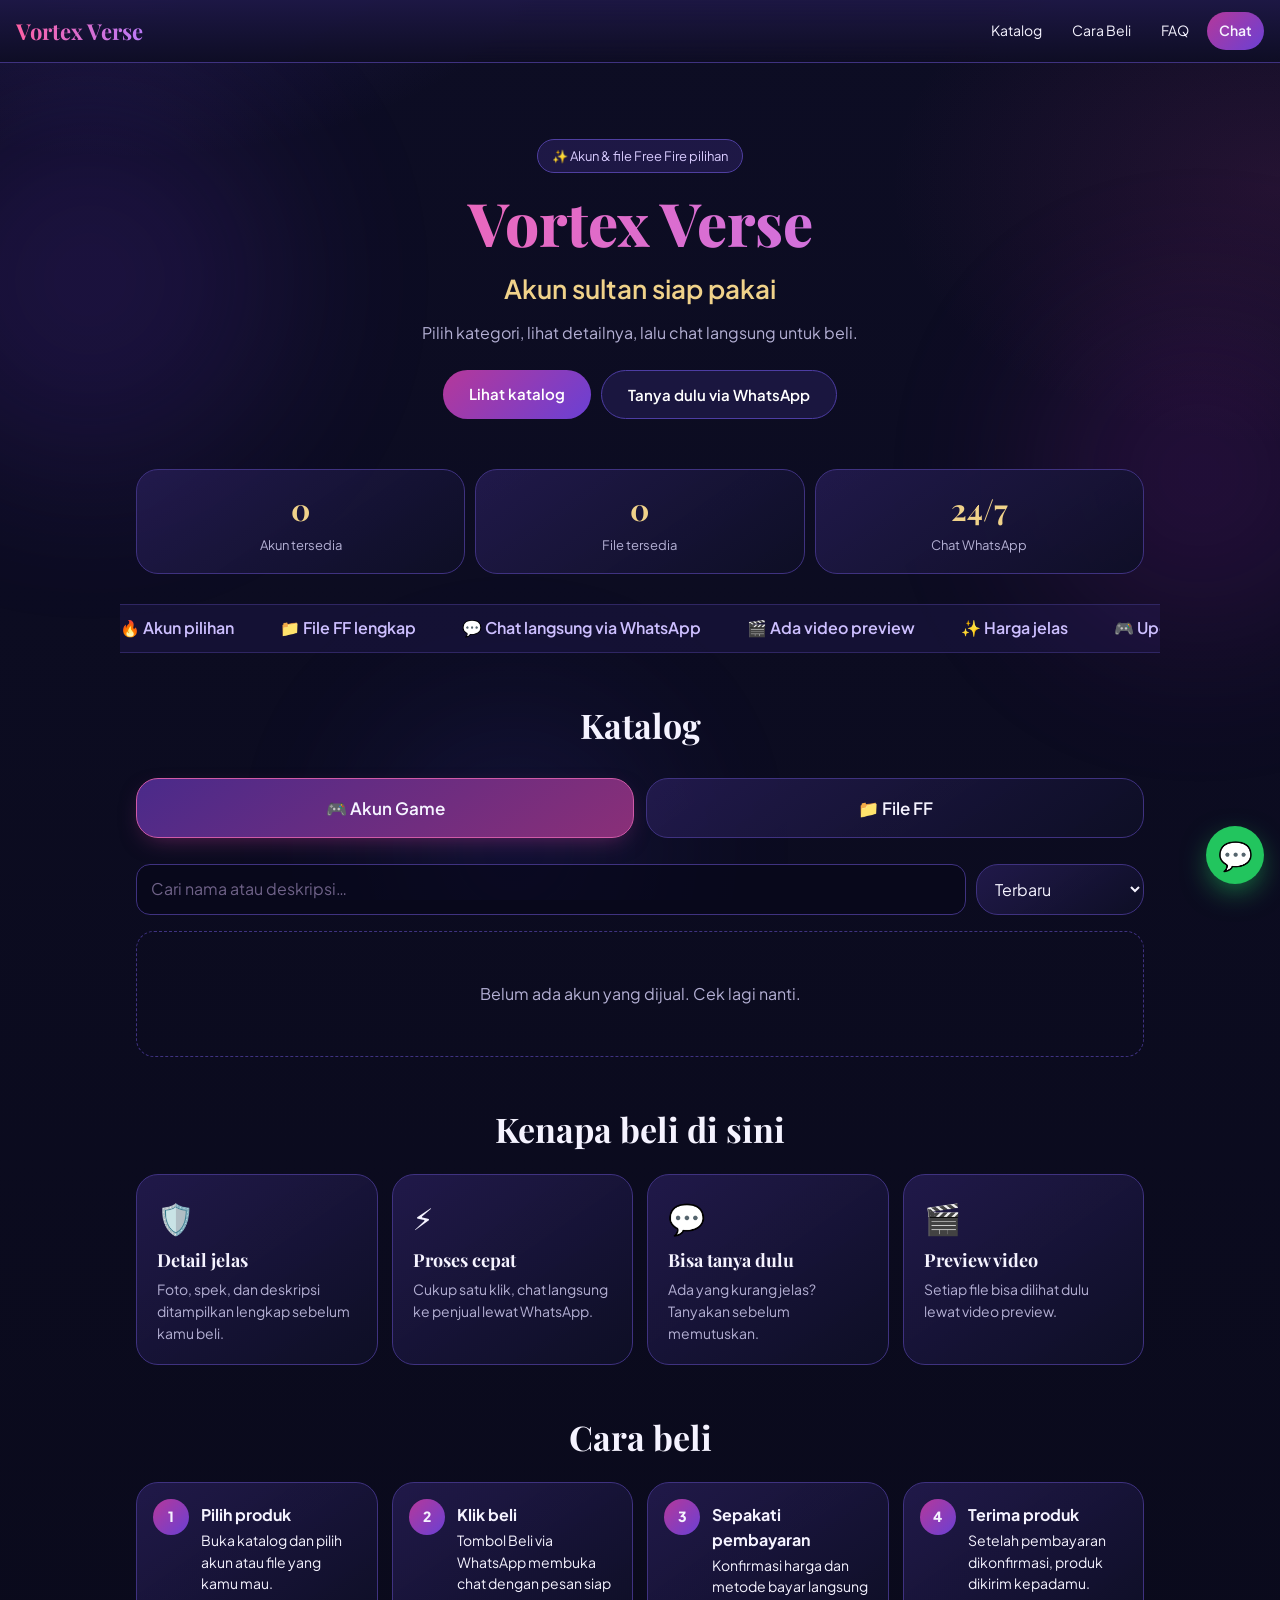
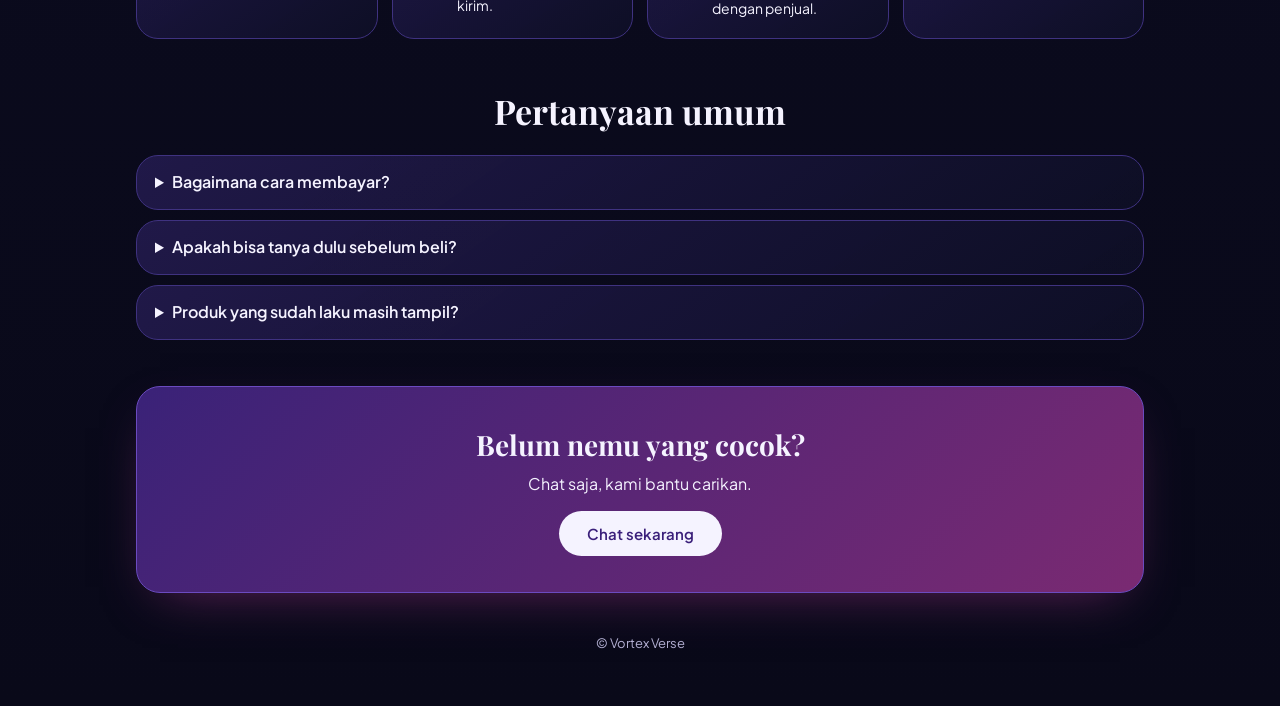
<file: index.html>
<!DOCTYPE html>
<html lang="id">
<head>
<meta charset="utf-8">
<meta name="viewport" content="width=device-width, initial-scale=1">
<title>Website Jual Beli Vortex</title>
<link rel="preconnect" href="https://fonts.googleapis.com"><link rel="preconnect" href="https://fonts.gstatic.com" crossorigin>
<link href="https://fonts.googleapis.com/css2?family=Playfair+Display:wght@700;800&family=Plus+Jakarta+Sans:wght@400;600&display=swap" rel="stylesheet">
<link rel="stylesheet" href="style.css">
</head>
<body>
<div class="orbs"><i></i><i></i><i></i></div>
<header class="nav"><b>Vortex Verse</b>
  <nav><a href="#katalog">Katalog</a><a href="#cara">Cara Beli</a><a href="#faq">FAQ</a><a class="cta" id="navWa" href="#" target="_blank" rel="noopener">Chat</a></nav>
</header>
<div class="wrap">
  <section class="hero">
    <span class="badge">✨ Akun &amp; file Free Fire pilihan</span>
    <h1 class="logo">Vortex Verse</h1>
    <span class="swap" id="swap"></span>
    <p class="tag">Pilih kategori, lihat detailnya, lalu chat langsung untuk beli.</p>
    <div class="heroBtns"><a class="btn" href="#katalog">Lihat katalog</a><a class="btn ghost" id="heroWa" href="#" target="_blank" rel="noopener">Tanya dulu via WhatsApp</a></div>
  </section>
  <div class="stats">
    <div class="stat"><b id="sA">0</b><span>Akun tersedia</span></div>
    <div class="stat"><b id="sF">0</b><span>File tersedia</span></div>
    <div class="stat"><b>24/7</b><span>Chat WhatsApp</span></div>
  </div>
  <div class="marq"><div id="mq"></div></div>

  <h2 class="sec" id="katalog">Katalog</h2>
  <div class="tabs">
    <button id="t-akun" class="on">🎮 Akun Game</button>
    <button id="t-file">📁 File FF</button>
  </div>
  <div class="tools">
    <input id="q" type="search" placeholder="Cari nama atau deskripsi…" aria-label="Cari produk">
    <select id="sort" aria-label="Urutkan"><option value="new">Terbaru</option><option value="low">Harga terendah</option><option value="high">Harga tertinggi</option></select>
  </div>
  <main id="list"></main>

  <h2 class="sec">Kenapa beli di sini</h2>
  <div class="feat">
    <div><em>🛡️</em><h4>Detail jelas</h4><p>Foto, spek, dan deskripsi ditampilkan lengkap sebelum kamu beli.</p></div>
    <div><em>⚡</em><h4>Proses cepat</h4><p>Cukup satu klik, chat langsung ke penjual lewat WhatsApp.</p></div>
    <div><em>💬</em><h4>Bisa tanya dulu</h4><p>Ada yang kurang jelas? Tanyakan sebelum memutuskan.</p></div>
    <div><em>🎬</em><h4>Preview video</h4><p>Setiap file bisa dilihat dulu lewat video preview.</p></div>
  </div>

  <h2 class="sec" id="cara">Cara beli</h2>
  <ol class="steps">
    <li><b>Pilih produk</b>Buka katalog dan pilih akun atau file yang kamu mau.</li>
    <li><b>Klik beli</b>Tombol Beli via WhatsApp membuka chat dengan pesan siap kirim.</li>
    <li><b>Sepakati pembayaran</b>Konfirmasi harga dan metode bayar langsung dengan penjual.</li>
    <li><b>Terima produk</b>Setelah pembayaran dikonfirmasi, produk dikirim kepadamu.</li>
  </ol>

  <h2 class="sec" id="faq">Pertanyaan umum</h2>
  <details><summary>Bagaimana cara membayar?</summary><p>Pembayaran dibicarakan langsung lewat WhatsApp setelah kamu memilih produk.</p></details>
  <details><summary>Apakah bisa tanya dulu sebelum beli?</summary><p>Bisa. Klik tombol chat kapan saja dan tanyakan detail produknya.</p></details>
  <details><summary>Produk yang sudah laku masih tampil?</summary><p>Produk yang sudah terjual akan dihapus dari katalog. Cek lagi secara berkala untuk stok baru.</p></details>

  <div class="cta-box"><h3>Belum nemu yang cocok?</h3><div>Chat saja, kami bantu carikan.</div><a class="btn" id="ctaWa" href="#" target="_blank" rel="noopener">Chat sekarang</a></div>
  <p class="foot">© Vortex Verse</p>
</div>
<a class="fab" id="fab" href="#" target="_blank" rel="noopener" aria-label="Chat WhatsApp">💬</a>
<script src="data.js"></script>
<script>
let D=window.TOKO_DATA||{wa:'',akun:[],file:[],updated:0};
try{const l=JSON.parse(localStorage.getItem('toko_ff_data'));if(l&&l.updated>(D.updated||0))D=l}catch(e){}
let tab='akun';const $=i=>document.getElementById(i);
const rp=n=>'Rp '+Number(n||0).toLocaleString('id-ID');
function el(t,c,x){const e=document.createElement(t);if(c)e.className=c;if(x!=null)e.textContent=x;return e}
function wa(m){return 'https://wa.me/'+String(D.wa||'').replace(/\D/g,'')+(m?'?text='+encodeURIComponent(m):'')}
function url(u){return /^https?:\/\//i.test(u)?u:'https://'+u}
function buy(m){const a=el('a','btn','Beli via WhatsApp');a.href=wa(m);a.target='_blank';a.rel='noopener';return a}
function akun(a,isNew){
  const c=el('article','card');if(isNew)c.append(el('span','ribbon','Terbaru'));
  const m=el('img','main');m.alt=a.nama;m.src=(a.fotos&&a.fotos[0])||'';c.append(m);
  if(a.fotos&&a.fotos.length>1){const t=el('div','th');a.fotos.forEach((f,i)=>{const x=el('img',i?'':'on');x.src=f;x.alt='';x.onclick=()=>{m.src=f;[...t.children].forEach(y=>y.classList.remove('on'));x.classList.add('on')};t.append(x)});c.append(t)}
  const b=el('div','cb');b.append(el('h3',0,a.nama));
  const sp=(a.spek||'').split('\n').filter(s=>s.trim());
  if(sp.length){const u=el('ul','spec');sp.forEach(s=>u.append(el('li',0,s)));b.append(u)}
  if(a.desk)b.append(el('p','desc',a.desk));
  b.append(el('div','price',rp(a.harga)),buy('Halo, saya mau beli akun bang: '+a.nama+' ('+rp(a.harga)+')'));
  c.append(b);return c}
function file(f,isNew){
  const c=el('article','card');if(isNew)c.append(el('span','ribbon','Terbaru'));
  const b=el('div','cb');b.style.paddingTop='44px';b.append(el('h3',0,'📁 '+f.nama));
  if(f.desk)b.append(el('p','desc',f.desk));
  if(f.video){const v=el('a','btn ghost','▶ Tonton video preview');v.href=url(f.video);v.target='_blank';v.rel='noopener';b.append(v)}
  b.append(el('div','price',rp(f.harga)),buy('Halo, saya mau beli file FF: '+f.nama+' ('+rp(f.harga)+')'));
  c.append(b);return c}
function render(){
  $('t-akun').classList.toggle('on',tab==='akun');$('t-file').classList.toggle('on',tab==='file');
  const q=$('q').value.toLowerCase().trim(),s=$('sort').value;
  let items=D[tab].map((x,i)=>({x,isNew:i<2&&s==='new'&&!q})).filter(o=>(o.x.nama+' '+(o.x.desk||'')+' '+(o.x.spek||'')).toLowerCase().includes(q));
  if(s==='low')items.sort((a,b)=>a.x.harga-b.x.harga);if(s==='high')items.sort((a,b)=>b.x.harga-a.x.harga);
  const L=$('list');L.textContent='';
  if(!items.length){L.append(el('div','empty',q?'Tidak ada hasil untuk "'+$('q').value+'".':'Belum ada '+(tab==='akun'?'akun':'file')+' yang dijual. Cek lagi nanti.'));return}
  const g=el('div','grid');items.forEach(o=>g.append(tab==='akun'?akun(o.x,o.isNew):file(o.x,o.isNew)));L.append(g)}
$('t-akun').onclick=()=>{tab='akun';render()};$('t-file').onclick=()=>{tab='file';render()};
$('q').oninput=render;$('sort').onchange=render;
['navWa','heroWa','ctaWa','fab'].forEach(i=>{$(i).href=wa('Halo, saya mau tanya produk di Toko FF')});
$('sA').textContent=D.akun.length;$('sF').textContent=D.file.length;
const mt=['🔥 Akun pilihan','📁 File FF lengkap','💬 Chat langsung via WhatsApp','🎬 Ada video preview','✨ Harga jelas','🎮 Update berkala'];
const mq=$('mq');for(let k=0;k<2;k++)mt.concat(mt).forEach(t=>mq.append(el('span',0,t)));
const ph=['Akun sultan siap pakai','File FF dengan video preview','Beli cepat lewat WhatsApp','Katalog diperbarui berkala'];let pi=0;const sw=$('swap');
function tick(){sw.classList.add('out');setTimeout(()=>{sw.textContent=ph[pi++%ph.length];sw.classList.remove('out')},350)}
tick();setInterval(tick,2800);
render();
</script>
</body>
</html>
</file>
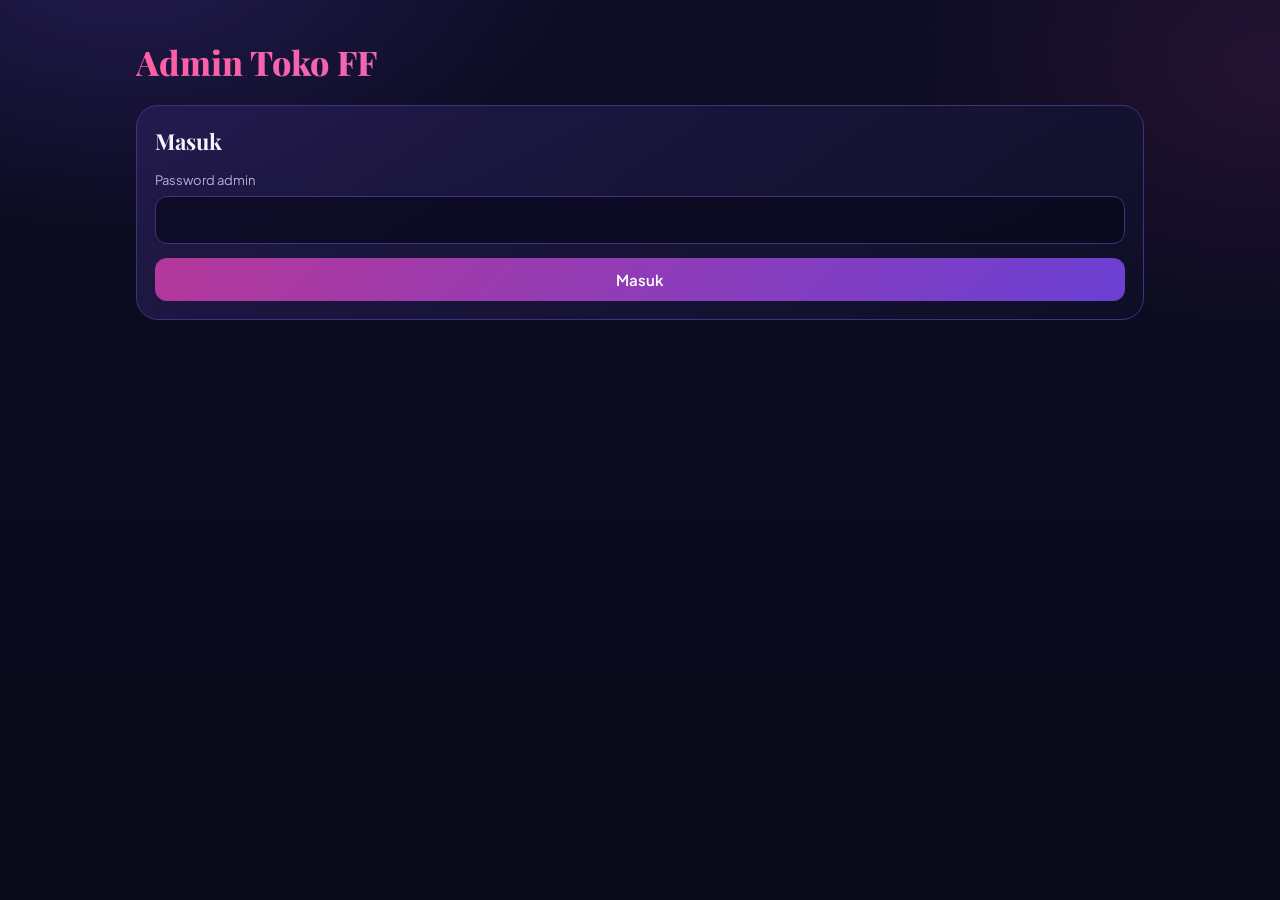
<file: admin.html>
<!DOCTYPE html>
<html lang="id">
<head>
<meta charset="utf-8">
<meta name="viewport" content="width=device-width, initial-scale=1">
<meta name="robots" content="noindex,nofollow">
<title>Admin – Toko FF</title>
<link rel="preconnect" href="https://fonts.googleapis.com"><link rel="preconnect" href="https://fonts.gstatic.com" crossorigin>
<link href="https://fonts.googleapis.com/css2?family=Playfair+Display:wght@700;800&family=Plus+Jakarta+Sans:wght@400;600&display=swap" rel="stylesheet">
<link rel="stylesheet" href="style.css">
</head>
<body>
<div class="wrap">
  <h1 class="logo" style="font-size:34px;margin:24px 0">Admin Toko FF</h1>
  <div id="login" class="panel" hidden>
    <h2>Masuk</h2>
    <label for="pw">Password admin</label>
    <input id="pw" type="password" autocomplete="current-password">
    <button class="btn" style="margin-top:14px;width:100%" id="go">Masuk</button>
  </div>
  <div id="app" hidden>
    <p class="note">Perubahan tersimpan di browser ini dan langsung terlihat di <b>index.html</b> pada browser yang sama. Supaya pembeli ikut melihatnya: klik <b>Unduh data.js</b>, lalu timpa file <b>data.js</b> di hosting kamu.</p>
    <div class="tabs"><button id="t-akun" class="on">🎮 Akun FF</button><button id="t-file">📁 File FF</button></div>
    <section class="panel" id="form"></section>
    <section class="panel">
      <h2>Pengaturan</h2>
      <label for="wa">Nomor WhatsApp (format 628xxxxxxxx)</label>
      <input id="wa" inputmode="numeric">
      <div class="row"><button class="btn ghost" id="sw">Simpan nomor</button><button class="btn" id="dl">⬇ Unduh data.js</button></div>
    </section>
    <h2 style="font-family:var(--hd)">Daftar tersimpan</h2>
    <div id="list"></div>
  </div>
</div>
<script src="data.js"></script>
<script>
const PASSWORD='adminvortex123'; // GANTI password ini sebelum upload!
let D=window.TOKO_DATA||{updated:0,wa:'',akun:[],file:[]};
try{const l=JSON.parse(localStorage.getItem('toko_ff_data'));if(l&&l.updated>(D.updated||0))D=l}catch(e){}
let tab='akun',imgs=[];const $=i=>document.getElementById(i);
function el(t,c,x){const e=document.createElement(t);if(c)e.className=c;if(x!=null)e.textContent=x;return e}
const rp=n=>'Rp '+Number(n||0).toLocaleString('id-ID');
function save(){D.updated=Date.now();try{localStorage.setItem('toko_ff_data',JSON.stringify(D))}catch(e){alert('Penyimpanan browser penuh. Kurangi jumlah/ukuran foto, atau hapus item lama.');return}draw()}
function unlock(){$('login').hidden=true;$('app').hidden=false;$('wa').value=D.wa||'';draw()}
if(sessionStorage.getItem('adm')==='1')unlock();else $('login').hidden=false;
$('go').onclick=()=>{if($('pw').value===PASSWORD){sessionStorage.setItem('adm','1');unlock()}else alert('Password salah.')};
$('pw').onkeydown=e=>{if(e.key==='Enter')$('go').click()};
function field(p,label,tag,id,ph,type){const l=el('label',0,label);l.htmlFor=id;const i=document.createElement(tag);i.id=id;if(ph)i.placeholder=ph;if(type)i.type=type;if(tag==='textarea')i.rows=3;p.append(l,i);return i}
function shrink(f){return new Promise(r=>{const i=new Image();i.onload=()=>{const k=Math.min(1,800/Math.max(i.width,i.height)),c=document.createElement('canvas');c.width=i.width*k;c.height=i.height*k;c.getContext('2d').drawImage(i,0,0,c.width,c.height);r(c.toDataURL('image/jpeg',.72))};i.src=URL.createObjectURL(f)})}
function form(){
  const F=$('form');F.textContent='';F.append(el('h2',0,'Tambah '+(tab==='akun'?'akun FF':'file FF')));
  if(tab==='akun'){
    field(F,'Nama akun','input','f-nama','Contoh: Akun Sultan Lv 70');
    const l=el('label',0,'Foto akun (boleh pilih banyak)');l.htmlFor='f-foto';const fi=el('input');fi.id='f-foto';fi.type='file';fi.accept='image/*';fi.multiple=true;
    const pv=el('div','pv');
    fi.onchange=async()=>{for(const f of fi.files)imgs.push(await shrink(f));pv.textContent='';imgs.forEach(s=>{const i=el('img');i.src=s;i.alt='';pv.append(i)});fi.value=''};
    F.append(l,fi,pv);
    field(F,'Spesifikasi (satu baris satu poin)','textarea','f-spek','Level 70\nBundle 12\nElite Pass S5');
    field(F,'Deskripsi','textarea','f-desk');
  }else{
    field(F,'Nama file','input','f-nama','Contoh: Config Headshot v2');
    field(F,'Link video','input','f-video','https://youtube.com/...');
    field(F,'Deskripsi','textarea','f-desk');
  }
  field(F,'Harga (angka saja)','input','f-harga','50000','number');
  const b=el('button','btn','＋ Tambah');b.style.cssText='margin-top:16px;width:100%';b.onclick=add;F.append(b)}
function add(){
  const nama=$('f-nama').value.trim(),h=$('f-harga').value;
  if(!nama||!h){alert('Nama dan harga wajib diisi.');return}
  const o={id:Date.now(),nama,harga:+h,desk:$('f-desk').value.trim()};
  if(tab==='akun'){o.fotos=imgs;o.spek=$('f-spek').value;imgs=[]}else o.video=$('f-video').value.trim();
  D[tab].unshift(o);save();form()}
function draw(){
  $('t-akun').classList.toggle('on',tab==='akun');$('t-file').classList.toggle('on',tab==='file');
  const L=$('list');L.textContent='';
  if(!D[tab].length){L.append(el('div','empty','Belum ada item. Tambahkan lewat form di atas.'));return}
  const g=el('div','grid');
  D[tab].forEach(i=>{const c=el('article','card');
    if(i.fotos&&i.fotos[0]){const m=el('img','main');m.src=i.fotos[0];m.alt='';c.append(m)}
    const b=el('div','cb');b.append(el('h3',0,i.nama),el('div','price',rp(i.harga)));
    const d=el('button','btn del','Hapus');d.onclick=()=>{if(confirm('Hapus "'+i.nama+'"?')){D[tab]=D[tab].filter(x=>x.id!==i.id);save()}};
    b.append(d);c.append(b);g.append(c)});
  L.append(g)}
$('t-akun').onclick=()=>{tab='akun';form();draw()};$('t-file').onclick=()=>{tab='file';form();draw()};
$('sw').onclick=()=>{D.wa=$('wa').value.trim();save();alert('Nomor tersimpan.')};
$('dl').onclick=()=>{const t='window.TOKO_DATA = '+JSON.stringify(D).replace(/</g,'\\u003c')+';\n';const a=el('a');a.href=URL.createObjectURL(new Blob([t],{type:'text/javascript'}));a.download='data.js';a.click()};
form();
</script>
</body>
</html>
</file>
<file: style.css>
:root{--bg:#0b0414;--bg2:#150826;--card:rgba(255,255,255,.05);--bd:rgba(255,255,255,.12);--tx:#f3eefc;--mu:#a99cc4;--v1:#7c3aed;--v2:#c026d3;--v3:#4f46e5;--gold:#f6d98b;--ok:#22c55e;--rd:#ef4444;--grad:linear-gradient(135deg,#7c3aed,#c026d3);--hd:"Playfair Display",Georgia,serif;--bd-f:"Plus Jakarta Sans",system-ui,-apple-system,"Segoe UI",sans-serif}
*{box-sizing:border-box}
html{scroll-behavior:smooth}
body{margin:0;min-height:100vh;color:var(--tx);font-family:var(--bd-f);line-height:1.55;background:radial-gradient(900px 500px at 15% -10%,rgba(124,58,237,.45),transparent 60%),radial-gradient(800px 500px at 100% 0,rgba(192,38,211,.3),transparent 60%),linear-gradient(180deg,var(--bg2),var(--bg));background-attachment:fixed}
.wrap{max-width:1040px;margin:0 auto;padding:20px 16px 40px}
.hero{text-align:center;padding:48px 8px 28px}
.logo{font-family:var(--hd);font-size:clamp(34px,7vw,60px);font-weight:800;margin:0;line-height:1.1;background:linear-gradient(120deg,#fff 10%,#d8b4fe 45%,#f0abfc 70%,#f6d98b);background-size:200% auto;-webkit-background-clip:text;background-clip:text;color:transparent;animation:shine 7s linear infinite}
@keyframes shine{to{background-position:200% center}}
.tag{color:var(--mu);margin:12px auto 0;max-width:480px}
.tabs{display:grid;grid-template-columns:1fr 1fr;gap:12px;margin:26px 0}
.tabs button{font:600 17px var(--bd-f);color:var(--tx);padding:18px 10px;border-radius:16px;border:1px solid var(--bd);background:var(--card);backdrop-filter:blur(10px);cursor:pointer;transition:.2s}
.tabs button:hover{border-color:#a78bfa}
.tabs button.on{background:var(--grad);border-color:transparent;box-shadow:0 10px 30px -8px rgba(192,38,211,.6)}
:focus-visible{outline:2px solid #e9d5ff;outline-offset:2px}
.grid{display:grid;grid-template-columns:repeat(auto-fill,minmax(285px,1fr));gap:18px}
.card{position:relative;border-radius:20px;background:linear-gradient(160deg,rgba(255,255,255,.08),rgba(255,255,255,.03));border:1px solid var(--bd);overflow:hidden;display:flex;flex-direction:column;backdrop-filter:blur(12px);box-shadow:0 20px 40px -20px rgba(0,0,0,.7)}
.main{width:100%;aspect-ratio:16/10;object-fit:cover;display:block;background:#241238}
.th{display:flex;gap:8px;padding:10px 14px 0;overflow-x:auto}
.th img{width:50px;height:50px;border-radius:10px;object-fit:cover;cursor:pointer;opacity:.6;border:2px solid transparent}
.th img.on{opacity:1;border-color:#c084fc}
.cb{padding:14px 16px 16px;display:flex;flex-direction:column;gap:9px;flex:1}
.cb h3{margin:0;font-family:var(--hd);font-size:20px}
.spec{display:flex;flex-wrap:wrap;gap:6px;margin:0;padding:0;list-style:none}
.spec li{font-size:12.5px;padding:4px 10px;border-radius:99px;background:rgba(168,85,247,.18);border:1px solid rgba(192,132,252,.35);color:#e9d5ff}
.desc{margin:0;font-size:14px;color:var(--mu);white-space:pre-wrap}
.price{margin-top:auto;padding-top:8px;font-family:var(--hd);font-weight:800;font-size:26px;color:var(--gold)}
.btn{display:block;text-align:center;text-decoration:none;font:600 15px var(--bd-f);color:#fff;padding:12px;border-radius:12px;border:0;cursor:pointer;background:var(--grad);transition:.2s}
.btn:hover{filter:brightness(1.15)}
.btn.ghost{background:rgba(255,255,255,.08);border:1px solid var(--bd)}
.btn.del{background:rgba(239,68,68,.15);border:1px solid rgba(239,68,68,.5);color:#fca5a5;padding:9px}
.empty{text-align:center;color:var(--mu);padding:50px 10px;border:1px dashed var(--bd);border-radius:18px}
.foot{text-align:center;color:var(--mu);font-size:13px;margin-top:40px}
/* admin */
.panel{border:1px solid var(--bd);border-radius:20px;padding:18px;background:var(--card);backdrop-filter:blur(12px);margin-bottom:24px}
.panel h2{font-family:var(--hd);margin:0 0 12px;font-size:22px}
label{display:block;font-size:13px;color:var(--mu);margin-top:10px}
input,textarea{width:100%;font:inherit;color:var(--tx);padding:11px 12px;margin-top:5px;border-radius:12px;border:1px solid var(--bd);background:rgba(0,0,0,.35)}
input::placeholder,textarea::placeholder{color:#6f6288}
.pv{display:flex;gap:8px;flex-wrap:wrap;margin-top:8px}
.pv img{width:60px;height:60px;border-radius:10px;object-fit:cover}
.row{display:grid;grid-template-columns:1fr 1fr;gap:10px;margin-top:14px}
.note{font-size:13px;color:var(--mu);background:rgba(246,217,139,.08);border:1px solid rgba(246,217,139,.25);padding:10px 12px;border-radius:12px;margin:0 0 16px}
@media(prefers-reduced-motion:reduce){.logo{animation:none}*{transition:none!important}}
/* ===== Halaman utama: versi ramai ===== */
.orbs{position:fixed;inset:0;z-index:-1;overflow:hidden;pointer-events:none}
.orbs i{position:absolute;border-radius:50%;filter:blur(70px);opacity:.55;animation:float 14s ease-in-out infinite}
.orbs i:nth-child(1){width:380px;height:380px;background:#7c3aed;left:-100px;top:10%}
.orbs i:nth-child(2){width:320px;height:320px;background:#c026d3;right:-80px;top:35%;animation-delay:-5s}
.orbs i:nth-child(3){width:260px;height:260px;background:#4f46e5;left:30%;bottom:-80px;animation-delay:-9s}
@keyframes float{50%{transform:translate(40px,-50px) scale(1.15)}}
.nav{position:sticky;top:0;z-index:20;display:flex;align-items:center;justify-content:space-between;padding:12px 16px;background:rgba(11,4,20,.65);backdrop-filter:blur(14px);border-bottom:1px solid var(--bd)}
.nav b{font-family:var(--hd);font-size:22px;background:var(--grad);-webkit-background-clip:text;background-clip:text;color:transparent}
.nav nav{display:flex;gap:6px}
.nav a{color:var(--tx);text-decoration:none;font-size:14px;padding:8px 12px;border-radius:99px}
.nav a:hover{background:rgba(255,255,255,.1)}
.nav a.cta{background:var(--grad);font-weight:600}
.hero{padding:56px 8px 20px}
.badge{display:inline-block;font-size:13px;padding:6px 14px;border-radius:99px;border:1px solid rgba(192,132,252,.45);background:rgba(168,85,247,.15);color:#e9d5ff;margin-bottom:16px}
.swap{display:block;min-height:1.4em;font-size:clamp(18px,3.4vw,26px);margin-top:14px;color:var(--gold);font-weight:600;transition:opacity .35s,transform .35s}
.swap.out{opacity:0;transform:translateY(8px)}
.heroBtns{display:flex;gap:10px;justify-content:center;flex-wrap:wrap;margin-top:24px}
.heroBtns .btn{padding:14px 26px;border-radius:99px}
.stats{display:grid;grid-template-columns:repeat(3,1fr);gap:10px;margin:30px 0}
.stat{text-align:center;padding:16px 8px;border-radius:18px;border:1px solid var(--bd);background:var(--card);backdrop-filter:blur(10px)}
.stat b{display:block;font-family:var(--hd);font-size:30px;color:var(--gold)}
.stat span{font-size:13px;color:var(--mu)}
.marq{overflow:hidden;border-block:1px solid var(--bd);background:rgba(124,58,237,.12);margin:0 -16px 30px;padding:11px 0}
.marq div{display:flex;gap:46px;width:max-content;animation:mq 26s linear infinite;font-weight:600;color:#e9d5ff}
@keyframes mq{to{transform:translateX(-50%)}}
.sec{margin:46px 0 18px;font-family:var(--hd);font-size:clamp(24px,4.5vw,34px);text-align:center}
.tools{display:grid;grid-template-columns:1fr auto;gap:10px;margin-bottom:16px}
.tools input,.tools select{margin:0;padding:12px 14px;border-radius:14px}
.tools select{font:inherit;color:var(--tx);background:rgba(0,0,0,.35);border:1px solid var(--bd)}
.tools option{color:#111}
.card{transition:transform .25s,border-color .25s,box-shadow .25s}
.card:hover{transform:translateY(-6px);border-color:#c084fc;box-shadow:0 24px 50px -18px rgba(192,38,211,.55)}
.ribbon{position:absolute;top:12px;left:12px;z-index:2;font-size:12px;font-weight:700;padding:5px 12px;border-radius:99px;background:linear-gradient(135deg,#f6d98b,#f59e0b);color:#3b1d00}
.feat{display:grid;grid-template-columns:repeat(auto-fit,minmax(210px,1fr));gap:14px}
.feat div{padding:20px;border-radius:18px;border:1px solid var(--bd);background:var(--card);backdrop-filter:blur(10px)}
.feat em{font-style:normal;font-size:30px;display:block;margin-bottom:6px}
.feat h4{margin:0 0 4px;font-family:var(--hd);font-size:18px}
.feat p{margin:0;font-size:14px;color:var(--mu)}
.steps{counter-reset:s;display:grid;grid-template-columns:repeat(auto-fit,minmax(200px,1fr));gap:14px;padding:0;list-style:none}
.steps li{counter-increment:s;position:relative;padding:20px 18px 18px 64px;border-radius:18px;border:1px solid var(--bd);background:var(--card);font-size:14px}
.steps li::before{content:counter(s);position:absolute;left:16px;top:16px;width:36px;height:36px;border-radius:50%;background:var(--grad);display:grid;place-items:center;font-weight:800}
.steps b{display:block;font-size:16px;margin-bottom:2px}
details{border:1px solid var(--bd);border-radius:16px;background:var(--card);padding:14px 18px;margin-bottom:10px}
summary{cursor:pointer;font-weight:600}
details p{margin:10px 0 0;color:var(--mu);font-size:14px}
.cta-box{text-align:center;padding:36px 18px;border-radius:24px;background:var(--grad);margin-top:46px;box-shadow:0 20px 60px -20px rgba(192,38,211,.7)}
.cta-box h3{margin:0 0 6px;font-family:var(--hd);font-size:28px}
.cta-box .btn{display:inline-block;margin-top:14px;background:#fff;color:#5b21b6;padding:13px 28px;border-radius:99px}
.fab{position:fixed;right:16px;bottom:16px;z-index:30;width:58px;height:58px;border-radius:50%;background:var(--ok);display:grid;place-items:center;font-size:28px;text-decoration:none;box-shadow:0 10px 30px -6px rgba(34,197,94,.7);animation:pulse 2.4s infinite}
@keyframes pulse{0%{box-shadow:0 0 0 0 rgba(34,197,94,.6)}70%{box-shadow:0 0 0 18px rgba(34,197,94,0)}100%{box-shadow:0 0 0 0 rgba(34,197,94,0)}}
@media(max-width:560px){.nav nav a:not(.cta){display:none}}
@media(prefers-reduced-motion:reduce){.orbs i,.marq div,.fab{animation:none}}

/* ===== Tema gelap navy-ungu (mengikuti referensi) ===== */
:root{--bg:#090919;--bg2:#0d0d24;--card:rgba(24,22,56,.72);--bd:#3f3280;--tx:#f5f3ff;--mu:#b4b0d4;--grad:linear-gradient(135deg,#b5389a,#6a40d4);--gold:#f0d28a}
body{background:radial-gradient(700px 420px at 10% -5%,rgba(88,60,190,.28),transparent 65%),radial-gradient(600px 400px at 100% 8%,rgba(160,50,130,.16),transparent 65%),linear-gradient(180deg,var(--bg2),var(--bg))}
.orbs i{opacity:.14;filter:blur(90px)}
.nav{background:linear-gradient(180deg,rgba(30,24,70,.92),rgba(14,13,36,.92));border-bottom:1px solid #3f3280}
.nav b,.logo{background:linear-gradient(100deg,#ff5fa2 0%,#b57cff 55%,#7aa2ff 100%);background-size:200% auto;-webkit-background-clip:text;background-clip:text;color:transparent}
.badge{background:rgba(70,50,150,.3);border-color:#4f3fa0;color:#d9ccff}
.tabs button,.stat,.feat div,.steps li,details,.panel,.tools select{background:linear-gradient(145deg,rgba(40,30,88,.75),rgba(14,15,38,.9));border:1.5px solid #3f3280;border-radius:22px;backdrop-filter:none}
.tabs button:hover{border-color:#7d62e0}
.tabs button.on{background:linear-gradient(145deg,#4a2a8a,#8a2f78);border-color:#d05aa8;box-shadow:0 8px 24px -10px rgba(190,60,150,.55)}
.card{background:linear-gradient(150deg,#241b4d 0%,#13132f 55%,#0e0f25 100%);border:1.5px solid #43358a;border-radius:26px;backdrop-filter:none;box-shadow:0 14px 34px -18px #000}
.card:hover{border-color:#c0509f;box-shadow:0 18px 40px -18px rgba(190,60,150,.45)}
.main{background:#1a1540}
.spec li{background:rgba(90,62,190,.2);border:1px solid #4d3da3;color:#d7ccff}
.btn{background:var(--grad)}
.btn.ghost{background:rgba(70,55,150,.25);border:1px solid #4d3da3}
.price{color:var(--gold)}
.marq{background:rgba(60,45,140,.18);border-color:#2f2663}
.marq div{color:#cdbfff}
.ribbon{background:linear-gradient(135deg,#f0d28a,#d99a2b)}
.cta-box{background:linear-gradient(135deg,#3a2278 0%,#7a2a72 100%);border:1.5px solid #6b4bc0;box-shadow:0 18px 50px -24px rgba(150,50,130,.7)}
.cta-box .btn{background:#f5f3ff;color:#3a1f7a}
.steps li::before{background:var(--grad)}
input,textarea{background:rgba(8,8,26,.7);border:1.5px solid #3f3280}
.btn.del{background:rgba(160,40,70,.18)}

/* Foto akun tampil utuh (tidak terpotong) */
.main{object-fit:contain;background:#0e0b26}

/* Foto akun persegi 1:1 */
.main{aspect-ratio:1/1}

/* Foto akun mengikuti ukuran 1280 x 1035 */
.main{aspect-ratio:1280/1035}
</file>
